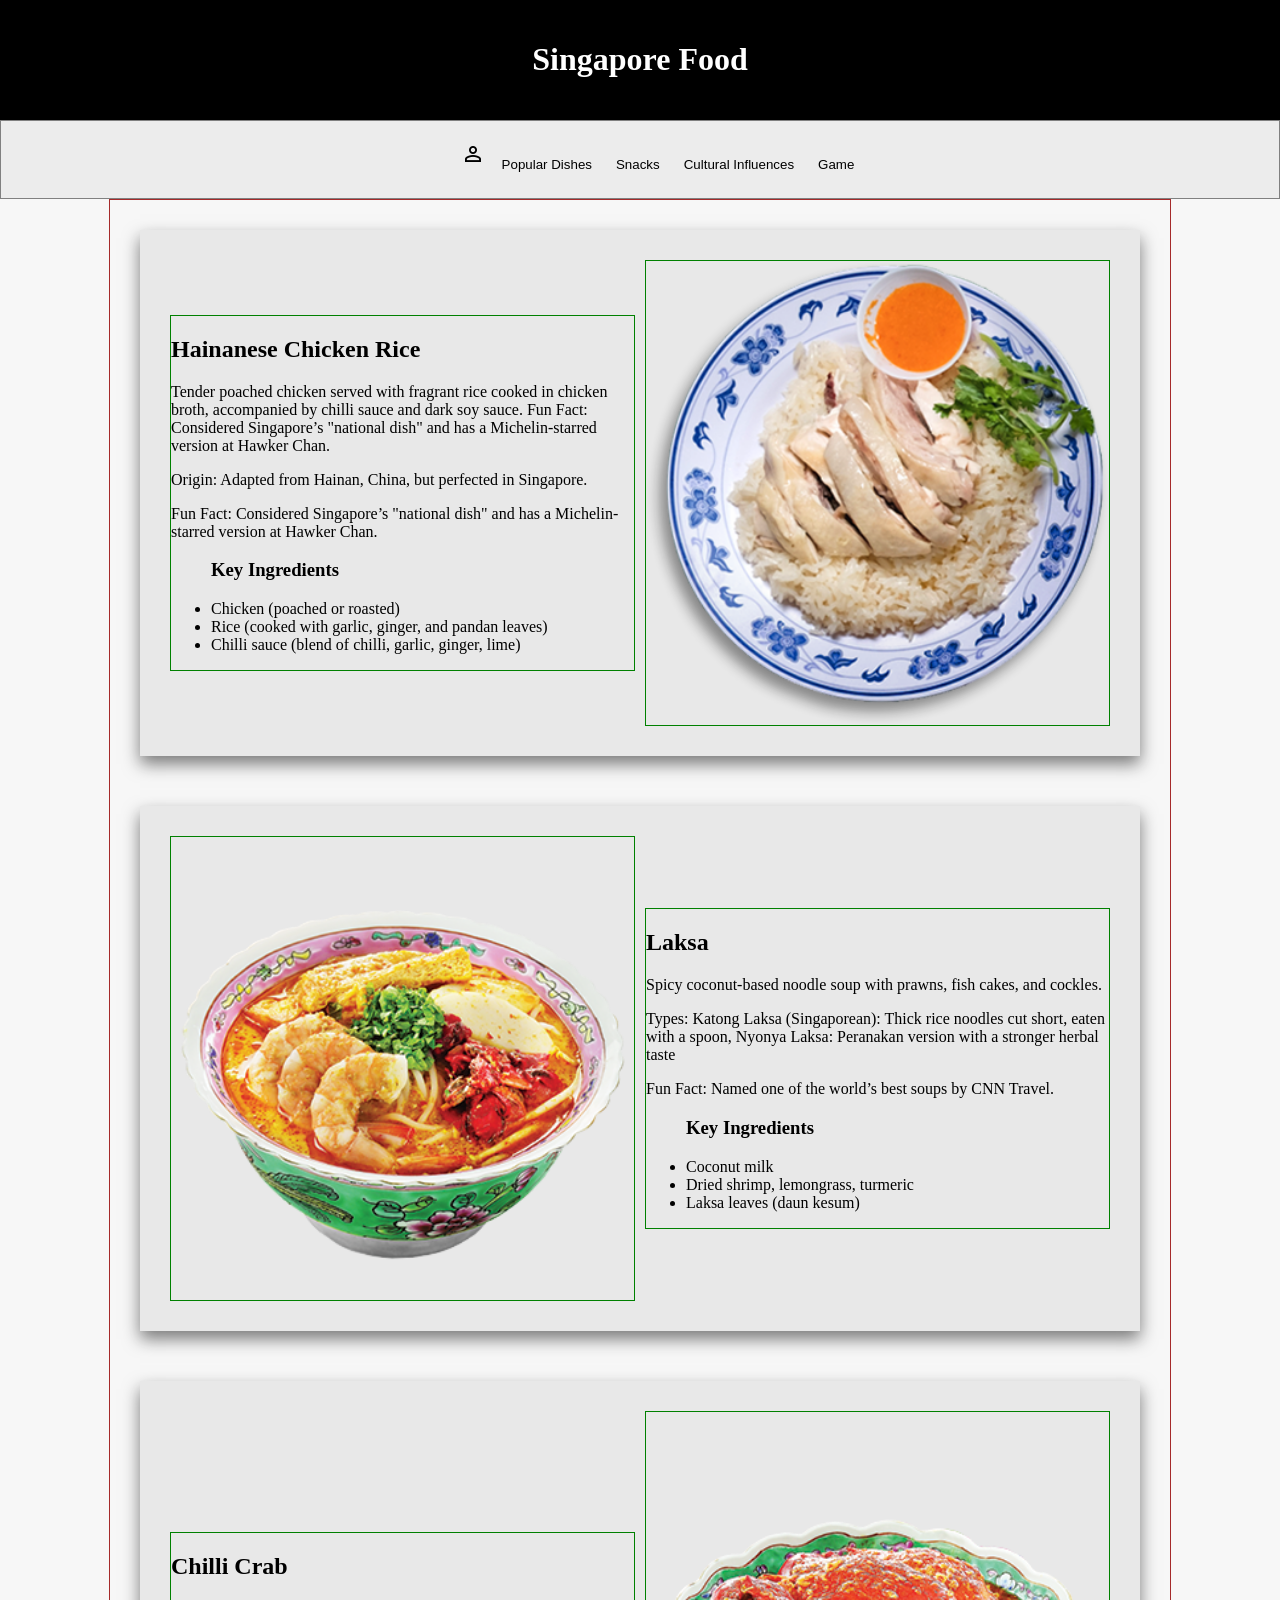
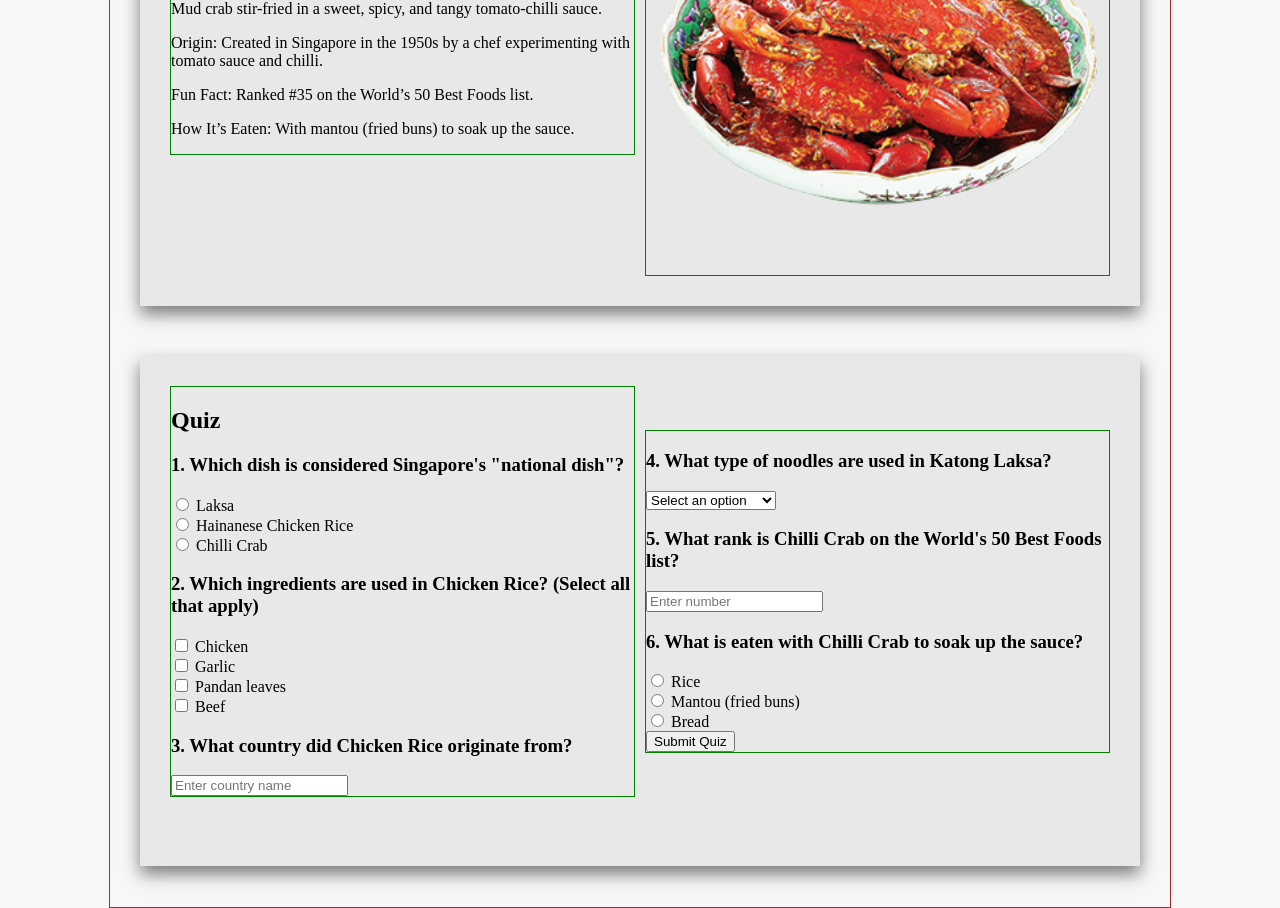
<file: index.html>
<!DOCTYPE html>
<html lang="en">

<head>
    <meta charset="UTF-8">
    <meta name="viewport" content="width=device-width, initial-scale=1.0">
    <title>Singapore Food</title>
    <script src="main.js" defer></script>
    <link rel="stylesheet" href="style.css">
</head>

<body>
    <header>
        <h1>Singapore Food</h1>
    </header>
    <nav> <!--menu system-->
        <button id="hamIcon">Open Menu</button>
        <ul>
            <li class="dropdown">
                <span class="sprite thumbs-up"></span>
                <button id="page1btn">Popular Dishes</button>
                <div class="dropdown-content">
                    <a href="#chicken">Chicken Rice</a>
                    <a href="#laksa">Laksa</a>
                    <a href="#crab">Chilli Crab</a>
                </div>
            </li>

            <li class="dropdown">
                <button id="page2btn">Snacks</button>
                <div class="dropdown-content">
                    <a href="#kaya">Kaya Toast</a>
                    <a href="#roti">Roti Prata</a>
                    <a href="#kachang">Ice Kachang</a>
                </div>
            </li>

            <li class="dropdown">
                <button id="page3btn">Cultural Influences</button>
                <div class="dropdown-content">
                    <a href="#malay">Malay Influence</a>
                    <a href="#chinese">Chinese Influence</a>
                    <a href="#indian">Indian Influence</a>
                </div>
            </li>

            <li>
                <button id="page4btn">Game</button>
            </li>
        </ul>
    </nav>

    <main id="pagecontainer">
        <div class="page" id="page1">
            <section>
                <div class="two-column">
                    <div id="chicken">
                        <h2>Hainanese Chicken Rice</h2>
                        <p>
                            Tender poached chicken served with fragrant rice cooked in chicken broth, accompanied
                            by chilli sauce and dark soy sauce.
                            Fun Fact: Considered Singapore’s "national dish" and has a Michelin-starred version at
                            Hawker Chan.
                        </p>

                        <p>Origin: Adapted from Hainan, China, but perfected in Singapore.</p>
                        <p>Fun Fact: Considered Singapore’s "national dish" and has a Michelin-starred version at Hawker
                            Chan.
                        </p>

                        <ul>
                            <h3>Key Ingredients</h3>
                            <li>Chicken (poached or roasted)</li>
                            <li>Rice (cooked with garlic, ginger, and pandan leaves)</li>
                            <li>Chilli sauce (blend of chilli, garlic, ginger, lime)</li>
                        </ul>

                    </div>

                    <img src="images/chicken_rice.png" alt="Image of Chicken Rice top down" title="Chicken Rice">
                </div>
            </section>

            <section>
                <div class="two-column">
                    <img src="images/laksa.png" alt="Image of Laksa" title="Laksa">
                    <div id="laksa">
                        <h2>Laksa</h2>
                        <p>Spicy coconut-based noodle soup with prawns, fish cakes, and cockles.</p>
                        <p>Types: Katong Laksa (Singaporean): Thick rice noodles cut short, eaten with a spoon, Nyonya
                            Laksa:
                            Peranakan version with a stronger herbal taste</p>
                        <p>Fun Fact: Named one of the world’s best soups by CNN Travel.</p>
                        <ul>
                            <h3>Key Ingredients</h3>
                            <li>Coconut milk</li>
                            <li>Dried shrimp, lemongrass, turmeric</li>
                            <li>Laksa leaves (daun kesum)</li>
                        </ul>
                    </div>
                </div>
            </section>

            <section>
                <div class="two-column">
                    <div id="crab">
                        <h2>Chilli Crab</h2>
                        <p>Mud crab stir-fried in a sweet, spicy, and tangy tomato-chilli sauce.</p>
                        <p>Origin: Created in Singapore in the 1950s by a chef experimenting with tomato sauce and
                            chilli.</p>
                        <p>Fun Fact: Ranked #35 on the World’s 50 Best Foods list.</p>
                        <p>How It’s Eaten: With mantou (fried buns) to soak up the sauce.</p>
                    </div>
                    <img src="images/chilli_crab.png" alt="Image of Chilli Crab" title="Chilli Crab">
                </div>
            </section>

            <section>
                <div class="two-column">
                    <div>
                        <h2>Quiz</h2>
                        <!-- Question 1: Radio buttons -->
                        <div class="quiz-question">
                            <h3>1. Which dish is considered Singapore's "national dish"?</h3>
                            <input type="radio" name="q1" value="Laksa"> Laksa<br>
                            <input type="radio" name="q1" value="Chicken Rice"> Hainanese Chicken Rice<br>
                            <input type="radio" name="q1" value="Chilli Crab"> Chilli Crab<br>
                        </div>

                        <!-- Question 2: Checkboxes -->
                        <div class="quiz-question">
                            <h3>2. Which ingredients are used in Chicken Rice? (Select all that apply)</h3>
                            <input type="checkbox" name="q2" value="Chicken"> Chicken<br>
                            <input type="checkbox" name="q2" value="Garlic"> Garlic<br>
                            <input type="checkbox" name="q2" value="Pandan leaves"> Pandan leaves<br>
                            <input type="checkbox" name="q2" value="Beef"> Beef<br>
                        </div>

                        <!-- Question 3: Text input -->
                        <div class="quiz-question">
                            <h3>3. What country did Chicken Rice originate from?</h3>
                            <input type="text" id="q3" placeholder="Enter country name">
                        </div>
                    </div>
                    <div>
                        <!-- Question 4: Dropdown -->
                        <div class="quiz-question">
                            <h3>4. What type of noodles are used in Katong Laksa?</h3>
                            <select id="q4">
                                <option value="">Select an option</option>
                                <option value="Thin rice noodles">Thin rice noodles</option>
                                <option value="Thick rice noodles">Thick rice noodles</option>
                                <option value="Egg noodles">Egg noodles</option>
                            </select>
                        </div>

                        <!-- Question 5: Number input -->
                        <div class="quiz-question">
                            <h3>5. What rank is Chilli Crab on the World's 50 Best Foods list?</h3>
                            <input type="number" id="q5" placeholder="Enter number">
                        </div>

                        <!-- Question 6: Radio buttons -->
                        <div class="quiz-question">
                            <h3>6. What is eaten with Chilli Crab to soak up the sauce?</h3>
                            <input type="radio" name="q6" value="Rice"> Rice<br>
                            <input type="radio" name="q6" value="Mantou"> Mantou (fried buns)<br>
                            <input type="radio" name="q6" value="Bread"> Bread<br>
                        </div>

                        <!-- Submit button -->
                        <button id="btnSubmit">Submit Quiz</button>

                        <!-- Results display -->
                        <div id="resultsBox" style="display: none;">
                            <h3>Quiz Results:</h3>
                            <p id="scoreDisplay"></p>
                        </div>
                    </div>
                </div>
            </section>
        </div>

        <div class="page" id="page2">
            <section>
                <div class="two-column">
                    <div id="kaya">
                        <h2>Kaya Toast with Soft-Boiled Eggs</h2>
                        <p>Crispy toast with kaya (coconut-jam) and butter, served with soft-boiled eggs and dark soy
                            sauce.</p>
                        <p>Origin: A breakfast staple from Hainanese immigrants.</p>
                        <p>Fun Fact: Often paired with kopi (local coffee) at chains like Ya Kun Kaya Toast.</p>
                        <ul>
                            <h3>Key Ingredients</h3>
                            <li>Kaya (made from coconut milk, eggs, pandan, sugar)</li>
                            <li>Toast (traditionally charcoal-grilled)</li>
                            <li>Chilli sauce (blend of chilli, garlic, ginger, lime)</li>
                        </ul>
                    </div>
                    <img src="images/kayatoast.png" alt="Image of Kaya Toast" title="Kaya Toast">
                </div>
            </section>

            <section>
                <div class="two-column">
                    <img src="images/roti_prata.png" alt="Image of Roti Prata top down" title="Roti Prata">

                    <div id="roti">
                        <h2>Roti Prata</h2>
                        <p>Flaky, crispy flatbread served with curry or sugar.</p>
                        <p>Origin: Indian Muslim influence; derived from South Indian paratha.</p>
                        <p>Fun Fact: Eaten for breakfast, supper, or even as a late-night snack.</p>
                        <ul>
                            <h3>Variations</h3>
                            <li>Plain Prata – Classic version.</li>
                            <li>Egg Prata – With an egg cooked inside.</li>
                            <li>Cheese Prata – Modern twist with melted cheese.</li>
                    </div>
                </div>
                </ul>
            </section>

            <section>
                <div class="two-column">
                    <div id="kachang">
                        <h2>Ice Kachang</h2>
                        <p>Shaved ice dessert with red beans, sweet corn, grass jelly, and coloured syrups, topped with
                            condensed milk.</p>
                        <ul>
                            <h3>Key Ingredients</h3>
                            <li>Shaved Ice</li>
                            <li>Attap chee (palm seeds)</li>
                            <li>Red Beans</li>
                            <li>Syrup</li>
                        </ul>
                    </div>
                    <img src="images/ice_kachang.png" alt="Image of Ice Kachang" title="Ice Kachang">
                </div>
            </section>
        </div>

        <div class="page" id="page3">
            <section>
                <div class="two-column">
                    <div id="malay">
                        <h2>Malay Influence</h2>
                        <p>Fun Fact: Traditionally served with ketupat (rice cakes).</p>
                        <ul>
                            <li>Satay: Skewered grilled meat (chicken, beef, or mutton) with peanut sauce.</li>
                            <li>Nasi Lemak: Coconut rice with fried anchovies, peanuts, egg, and sambal.</li>
                            <li>Singapore Twist: Often includes fried chicken or otah (spicy fish paste).</li>
                        </ul>
                    </div>
                    <img src="images/satay.png" alt="Image of Satay" title="Satay">
                </div>
            </section>

            <section>
                <div class="two-column">
                    <div id="chinese">
                        <h2>Chinese Influence</h2>
                        <p>Fun Fact: Hawkers use high heat for the "wok hei" (smoky flavour).</p>
                        <ul>
                            <li>Bak Kut Teh: Pork rib soup simmered with herbs like garlic and star anise.</li>
                            <li>Teochew vs. Hokkien Style: Clear broth (Teochew) vs. dark, herbal broth (Hokkien).</li>
                            <li>Char Kway Teow: Stir-fried flat rice noodles with eggs, cockles, and Chinese sausage.
                            </li>
                        </ul>
                    </div>
                    <img src="images/char_kway_teow.png" alt="Image of Char Kway Teow" title="Char Kway Teow">
                </div>
            </section>

            <section>
                <div class="two-column">
                    <div id="indian">
                        <h2>Indian Influence</h2>
                        <p>Origin: Created by Indian chefs for Chinese customers who enjoyed fish head dishes.</p>
                        <ul>
                            <li>Fish Head Curry: Spicy curry with a whole fish head, vegetables, and tamarind.</li>
                            <li>Murtabak: Stuffed pancake with minced meat, eggs, and onions.</li>
                        </ul>
                    </div>
                    <img src="images/fish_head_curry.png" alt="Image of Fish Head Curry" title="Fish Head Curry">
                </div>
            </section>
        </div>

        <!-- Game -->
        <div class="page" id="page4">
            <section>
                <h2>Kaya Toast Ingredient Game</h2>
                <p>Click the correct ingredients for Kaya Toast! Avoid the wrong ones!</p>

                <div id="game-container">

                    <div id="game-result">
                        <h3 id="result-text"></h3>
                        <button id="play-again">Play Again</button>
                    </div>
                    
                    <div id="game-info">
                        <span>Score: <span id="score">0</span></span>
                        <span>Time: <span id="timer">30</span>s</span>
                        <button id="start-game">Start Game</button>
                        <button id="reset-game">Reset Game</button>
                    </div>

                    <div id="game-area">
                        <div id="game-message">Click Start Game to begin!</div>
                    </div>
                </div>
            </section>
    </main>
</body>

</html>
</file>
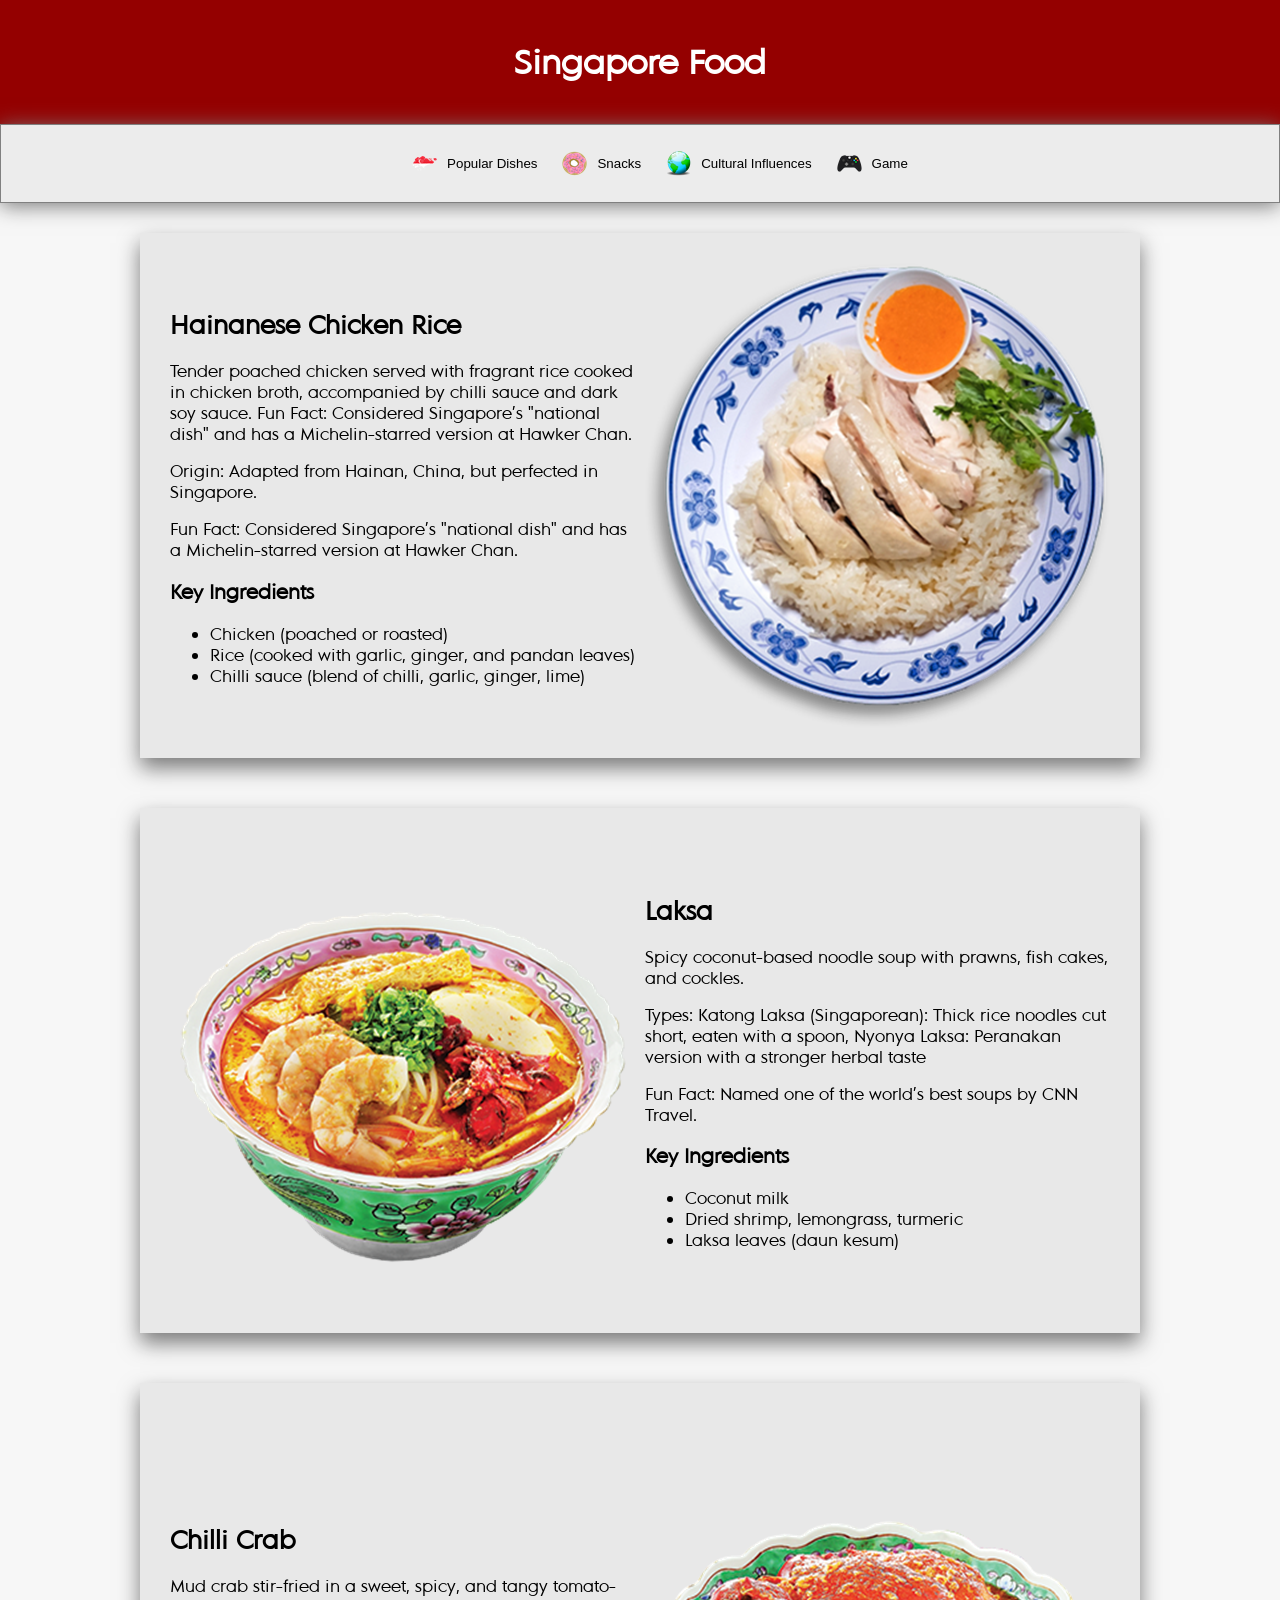
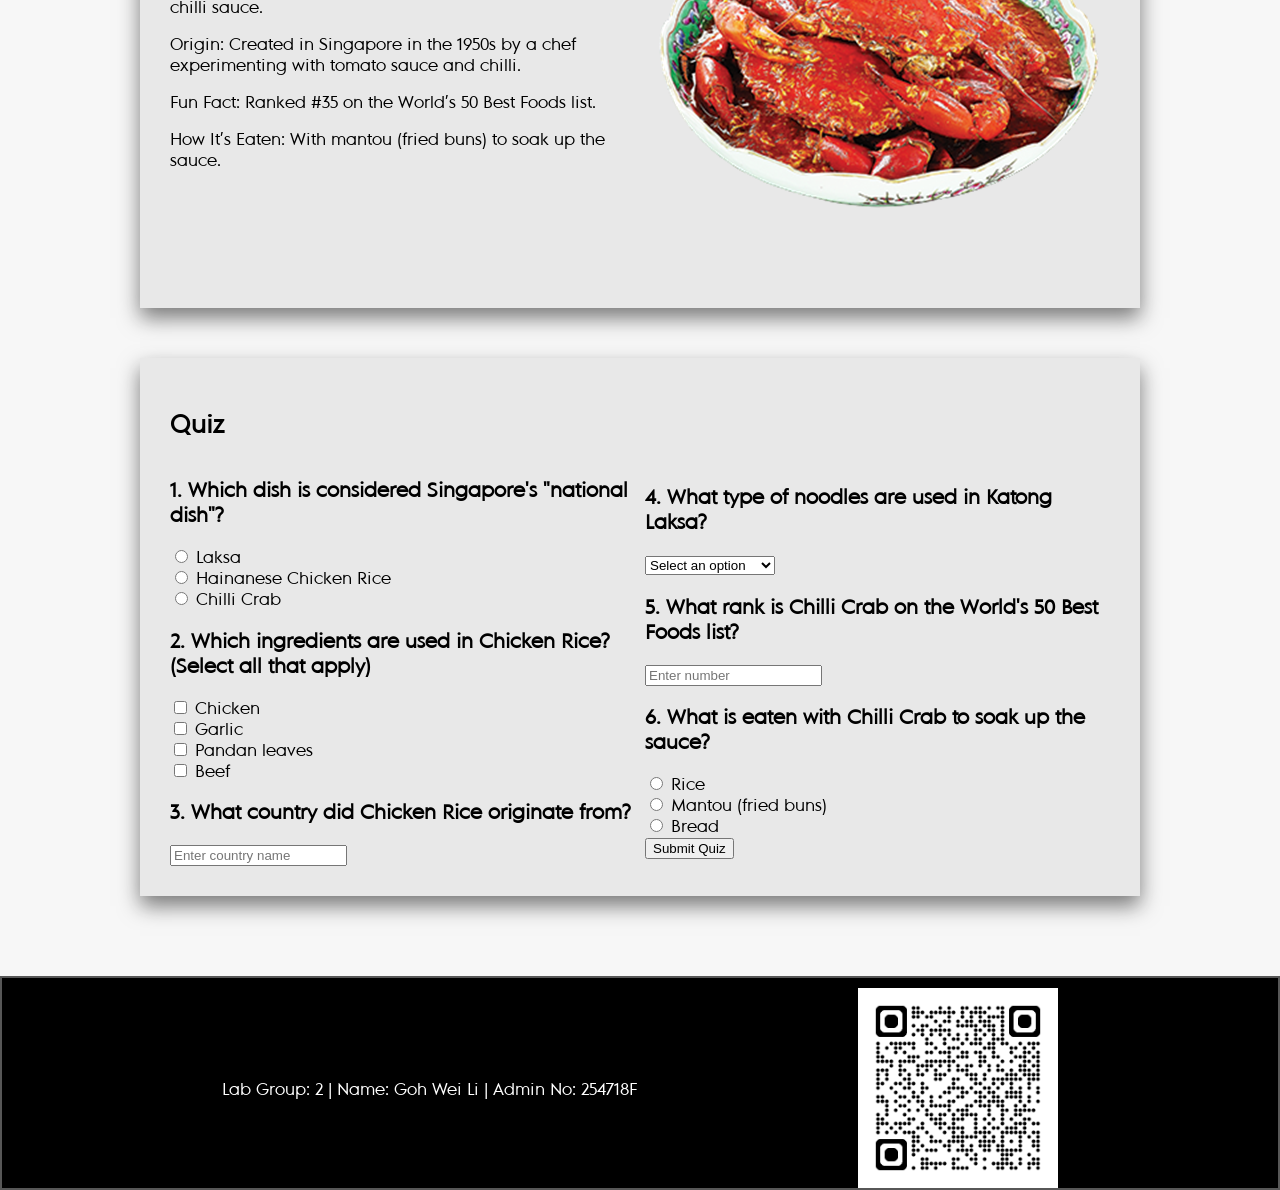
<file: webdevA2/index.html>
<!DOCTYPE html>
<html lang="en">

<head>
    <meta charset="UTF-8">
    <meta name="viewport" content="width=device-width,initial-scale=1.0,maximum-scale=1,user-scalable=no">
    <meta name="mobile-web-app-capable" content="yes">
    <meta name="apple-mobile-web-app-capable" content="yes">

    <link rel="manifest" href="manifest.json">
    <link rel="icon" type="image/png" href="images/icon.png">

    <title>Singapore Food</title>
    <script src="main.js" defer></script>
    <link rel="stylesheet" href="style.css">
</head>

<body>

    <header id="headerColor">
        <div id="hamContainer">
            <!-- Unicode for hamburger menu -->
            <button id="hamIcon">☰</button>
        </div>
        <h1>Singapore Food</h1>
    </header>

    <!--menu system-->
    <nav>
        <ul>
            <li>
                <button id="page1btn">
                    <span id="popularDishesIcon"></span>
                    Popular Dishes
                </button>
                <div class="dropdown-content">
                    <a href="#chicken">Chicken Rice</a>
                    <a href="#laksa">Laksa</a>
                    <a href="#crab">Chilli Crab</a>
                </div>

            </li>

            <li>
                <button id="page2btn">
                    <span id="snacksIcon"></span>
                    Snacks
                </button>
                <div class="dropdown-content">
                    <a href="#kaya">Kaya Toast</a>
                    <a href="#roti">Roti Prata</a>
                    <a href="#kachang">Ice Kachang</a>
                </div>
            </li>

            <li>
                <button id="page3btn">
                    <span id="cultureIcon"></span>
                    Cultural Influences
                </button>
                <div class="dropdown-content">
                    <a href="#malay">Malay Influence</a>
                    <a href="#chinese">Chinese Influence</a>
                    <a href="#indian">Indian Influence</a>
                </div>
            </li>

            <li>
                <button id="page4btn">
                    <span id="gameIcon"></span>
                    Game
                </button>
            </li>
        </ul>
    </nav>

    <main id="pagecontainer">
        <div class="page" id="page1">
            <!-- Chicken Rice -->
            <section>
                <div class="two-column">
                    <div id="chicken">
                        <h2>Hainanese Chicken Rice</h2>
                        <p>
                            Tender poached chicken served with fragrant rice cooked in chicken broth, accompanied
                            by chilli sauce and dark soy sauce.
                            Fun Fact: Considered Singapore’s "national dish" and has a Michelin-starred version at
                            Hawker Chan.
                        </p>

                        <p>Origin: Adapted from Hainan, China, but perfected in Singapore.</p>
                        <p>Fun Fact: Considered Singapore’s "national dish" and has a Michelin-starred version at Hawker
                            Chan.
                        </p>

                        <h3>Key Ingredients</h3>
                        <ul>
                            <li>Chicken (poached or roasted)</li>
                            <li>Rice (cooked with garlic, ginger, and pandan leaves)</li>
                            <li>Chilli sauce (blend of chilli, garlic, ginger, lime)</li>
                        </ul>

                    </div>

                    <img src="images/chicken_rice.png" alt="Image of Chicken Rice top down" title="Chicken Rice">
                </div>
            </section>

            <!-- Laksa -->
            <section>
                <div class="two-column">
                    <img src="images/laksa.png" alt="Image of Laksa" title="Laksa">
                    <div id="laksa">
                        <h2>Laksa</h2>
                        <p>Spicy coconut-based noodle soup with prawns, fish cakes, and cockles.</p>
                        <p>Types: Katong Laksa (Singaporean): Thick rice noodles cut short, eaten with a spoon, Nyonya
                            Laksa:
                            Peranakan version with a stronger herbal taste</p>
                        <p>Fun Fact: Named one of the world’s best soups by CNN Travel.</p>
                        <h3>Key Ingredients</h3>
                        <ul>
                            <li>Coconut milk</li>
                            <li>Dried shrimp, lemongrass, turmeric</li>
                            <li>Laksa leaves (daun kesum)</li>
                        </ul>
                    </div>
                </div>
            </section>

            <!-- Chilli Crab -->
            <section>
                <div class="two-column">
                    <div id="crab">
                        <h2>Chilli Crab</h2>
                        <p>Mud crab stir-fried in a sweet, spicy, and tangy tomato-chilli sauce.</p>
                        <p>Origin: Created in Singapore in the 1950s by a chef experimenting with tomato sauce and
                            chilli.</p>
                        <p>Fun Fact: Ranked #35 on the World’s 50 Best Foods list.</p>
                        <p>How It’s Eaten: With mantou (fried buns) to soak up the sauce.</p>
                    </div>
                    <img src="images/chilli_crab.png" alt="Image of Chilli Crab" title="Chilli Crab">
                </div>
            </section>

            <!-- Quiz -->
            <section>
                <h2>Quiz</h2>
                <div class="two-column">
                    <div>
                        <!-- Question 1: Radio buttons -->
                        <div>
                            <h3>1. Which dish is considered Singapore's "national dish"?</h3>
                            <input type="radio" name="q1">
                            <label>Laksa</label><br>
                            <input type="radio" name="q1" id="q1-chicken-rice">
                            <label>Hainanese Chicken Rice</label><br>
                            <input type="radio" name="q1">
                            <label>Chilli Crab</label><br>
                        </div>

                        <!-- Question 2: Checkboxes -->
                        <div>
                            <h3>2. Which ingredients are used in Chicken Rice? (Select all that apply)</h3>
                            <input type="checkbox" id="q2-chicken">
                            <label>Chicken</label><br>
                            <input type="checkbox" id="q2-garlic">
                            <label>Garlic</label><br>
                            <input type="checkbox" id="q2-pandan">
                            <label>Pandan leaves</label><br>
                            <input type="checkbox" id="q2-beef">
                            <label>Beef</label><br>
                        </div>

                        <!-- Question 3: Text input -->
                        <div>
                            <h3>3. What country did Chicken Rice originate from?</h3>
                            <input type="text" id="q3" placeholder="Enter country name">
                        </div>
                    </div>
                    <div>
                        <!-- Question 4: Dropdown -->
                        <div>
                            <h3>4. What type of noodles are used in Katong Laksa?</h3>
                            <select id="q4">
                                <option>Select an option</option>
                                <option>Thin rice noodles</option>
                                <option>Thick rice noodles</option>
                                <option>Egg noodles</option>
                            </select>
                        </div>

                        <!-- Question 5: Number input -->
                        <div>
                            <h3>5. What rank is Chilli Crab on the World's 50 Best Foods list?</h3>
                            <input id="q5" placeholder="Enter number">
                        </div>

                        <!-- Question 6: Radio buttons -->
                        <div>
                            <h3>6. What is eaten with Chilli Crab to soak up the sauce?</h3>
                            <input type="radio" name="q6">
                            <label>Rice</label><br>
                            <input type="radio" name="q6" id="q6-mantou">
                            <label>Mantou (fried buns)</label><br>
                            <input type="radio" name="q6">
                            <label>Bread</label><br>
                        </div>

                        <!-- Submit button -->
                        <button id="btnSubmit">Submit Quiz</button>
                    </div>
                </div>

                <!-- Results display -->
                <div id="resultsBox">
                    <h3>Quiz Results:</h3>
                    <p id="scoreDisplay"></p>
                </div>
            </section>
        </div>

        <div class="page" id="page2">
            <!-- Kaya Toast -->
            <section>
                <div class="two-column">
                    <div id="kaya">
                        <h2>Kaya Toast with Soft-Boiled Eggs</h2>
                        <p>Crispy toast with kaya (coconut-jam) and butter, served with soft-boiled eggs and dark soy
                            sauce.</p>
                        <p>Origin: A breakfast staple from Hainanese immigrants.</p>
                        <p>Fun Fact: Often paired with kopi (local coffee) at chains like Ya Kun Kaya Toast.</p>
                        <h3>Key Ingredients</h3>
                        <ul>
                            <li>Kaya (made from coconut milk, eggs, pandan, sugar)</li>
                            <li>Toast (traditionally charcoal-grilled)</li>
                            <li>Chilli sauce (blend of chilli, garlic, ginger, lime)</li>
                        </ul>
                    </div>
                    <img src="images/kayatoast.png" alt="Image of Kaya Toast" title="Kaya Toast">
                </div>
            </section>

            <!-- Roti Prata -->
            <section>
                <div class="two-column">
                    <img src="images/roti_prata.png" alt="Image of Roti Prata top down" title="Roti Prata">
                    <div id="roti">
                        <h2>Roti Prata</h2>
                        <p>Flaky, crispy flatbread served with curry or sugar.</p>
                        <p>Origin: Indian Muslim influence; derived from South Indian paratha.</p>
                        <p>Fun Fact: Eaten for breakfast, supper, or even as a late-night snack.</p>
                        <h3>Variations</h3>
                        <ul>
                            <li>Plain Prata – Classic version.</li>
                            <li>Egg Prata – With an egg cooked inside.</li>
                            <li>Cheese Prata – Modern twist with melted cheese.</li>
                        </ul>
                    </div>
                </div>
            </section>

            <!-- Ice Kachang -->
            <section>
                <div class="two-column">
                    <div id="kachang">
                        <h2>Ice Kachang</h2>
                        <p>Shaved ice dessert with red beans, sweet corn, grass jelly, and coloured syrups, topped with
                            condensed milk.</p>
                        <h3>Key Ingredients</h3>
                        <ul>
                            <li>Shaved Ice</li>
                            <li>Attap chee (palm seeds)</li>
                            <li>Red Beans</li>
                            <li>Syrup</li>
                        </ul>
                    </div>
                    <img src="images/ice_kachang.png" alt="Image of Ice Kachang" title="Ice Kachang">
                </div>
            </section>
        </div>

        <div class="page" id="page3">
            <!-- Malay Food -->
            <section>
                <div class="two-column">
                    <div id="malay">
                        <h2>Malay Influence</h2>
                        <p>Fun Fact: Traditionally served with ketupat (rice cakes).</p>
                        <ul>
                            <li>Satay: Skewered grilled meat (chicken, beef, or mutton) with peanut sauce.</li>
                            <li>Nasi Lemak: Coconut rice with fried anchovies, peanuts, egg, and sambal.</li>
                            <li>Singapore Twist: Often includes fried chicken or otah (spicy fish paste).</li>
                        </ul>
                    </div>
                    <img src="images/malay_food.jpg" alt="Image of Satay" title="Satay">
                </div>
            </section>

            <!-- Chinese Food -->
            <section>
                <div class="two-column">
                    <div id="chinese">
                        <h2>Chinese Influence</h2>
                        <p>Fun Fact: Hawkers use high heat for the "wok hei" (smoky flavour).</p>
                        <ul>
                            <li>Bak Kut Teh: Pork rib soup simmered with herbs like garlic and star anise.</li>
                            <li>Teochew vs. Hokkien Style: Clear broth (Teochew) vs. dark, herbal broth (Hokkien).</li>
                            <li>Char Kway Teow: Stir-fried flat rice noodles with eggs, cockles, and Chinese sausage.
                            </li>
                        </ul>
                    </div>
                    <img src="images/char_kway_teow.png" alt="Image of Char Kway Teow" title="Char Kway Teow">
                </div>
            </section>

            <!-- Indian Food -->
            <section>
                <div class="two-column">
                    <div id="indian">
                        <h2>Indian Influence</h2>
                        <p>Origin: Created by Indian chefs for Chinese customers who enjoyed fish head dishes.</p>
                        <ul>
                            <li>Fish Head Curry: Spicy curry with a whole fish head, vegetables, and tamarind.</li>
                            <li>Murtabak: Stuffed pancake with minced meat, eggs, and onions.</li>
                        </ul>
                    </div>
                    <img src="images/fish_head_curry.png" alt="Image of Fish Head Curry" title="Fish Head Curry">
                </div>
            </section>
        </div>

        <!-- Game -->
        <div class="page" id="page4">
            <section>
                <h2>Kaya Toast Ingredient Game</h2>
                <p>Click the correct ingredients for Kaya Toast! Avoid the wrong ones!</p>

                <div id="game-container">

                    <div id="game-result">
                        <h3 id="result-text">-</h3>
                    </div>

                    <div id="game-info">

                        <span>Score:
                            <span id="score">0</span>
                        </span>

                        <span>Lives:
                            <span id="lives">5</span>
                        </span>

                        <span>Time:
                            <span id="timer">30</span>s
                        </span>

                        <button id="start-game">Start Game</button>
                        <button id="reset-game">Reset Game</button>
                    </div>

                    <div id="game-area">
                        <div id="game-message">Click Start Game to begin!</div>
                    </div>
                </div>
            </section>
        </div>
    </main>

    <footer id="two-column">
        <p>Lab Group: 2 | Name: Goh Wei Li | Admin No: 254718F</p>
        <img id="qrCode" src="images/qrCode.png" alt="QR Code">
    </footer>
</body>

</html>
</file>
<file: style.css>
main{
    display: flex;

    /* center */
    justify-content: center;
}

body{
    background-color: #f7f7f7;

    /* header wont have gap */
    margin: 0;
    padding: 0;
}

header{
    background-color: #000000;
    color: white;

    display: flex;
    justify-content: center;
}

header h1{
    padding: 20px;
}

body nav{
    background-color: #ececec;

    /* adding border somehows fix the weird gap */
    border: solid 1px gray; 
}

.page {
    border: 1px solid brown;
    width: 1000px;
    padding: 30px;
}

.page section {
    background: #e8e8e8;
    min-height: 20%;
    padding: 30px;
    margin-bottom: 50px; /* Add this line */

    box-shadow: 0px 8px 16px 0px rgb(122, 122, 122);
}

nav ul li {
    display: inline;
}

nav{
    text-align: center;
}

nav button {
    background: none;
    border: none;
    padding: 10px;

    /* make it show clickable cursor */
    cursor: pointer;
}

nav button:hover {
   background-color: #6f6f6f;
}

/*CSS for responsive menu*/
#hamIcon {
    display: none;
}

/*to unhide menu items*/
.menuShow {
    display: block;
}

.two-column{
    display: flex;
    justify-content: center;
    align-items: center;
    gap: 10px;
}

/* responsive image */
img {
    max-width: 100%;
    width: 100%;
    height: auto;
}

.two-column > div,
.two-column > img {
    border: solid 1px green;
    flex: 1; /* Both text and image take equal space */
}

/* drop menu */
.dropdown {
  position: relative;
  display: inline-block;
}

.dropdown-content {
  position: absolute;
  background-color: #f1f1f1;
  min-width: 150px;
  box-shadow: 0px 8px 16px 0px rgb(122, 122, 122);
  z-index: 1;

  /* transition */
  opacity: 0;
  visibility: hidden;
  transition: opacity 0.3s ease, visibility 0.3s ease;
}

.dropdown-content a {
  color: black;
  padding: 10px;
  text-decoration: none;

  /* make it appear */
  display: block;
}

/* Change color of dropdown links on hover */
.dropdown-content a:hover {background-color: #ddd;}

/* Show the dropdown menu on hover */
.dropdown:hover .dropdown-content {
    opacity: 1;
    visibility: visible;
    display: block;
}

/* css sprite */

.sprite {
    display: inline-block;
    background: url('images/cssSpriteSheet.png') no-repeat;
    width: 32px;
    height: 32px;

    animation: rotate 2s linear infinite;
}

@keyframes rotate {
    from {
        transform: rotate(0deg);
    }
    to {
        transform: rotate(360deg);
    }
}

/* Thumbs up position */
.thumbs-up {
    background-position: 0 0;
}

/* Thumbs down position */
.thumbs-down {
    background-position: -32px 0;
}

@media (max-width:800px) {

    /*make a menu items vertical*/
    nav ul li {
        display: block;
    }

    /* unhide menu icon */
    #hamIcon {
        display: block;
    }

    /*hide the menu item list*/
    nav ul {
        display: none;
    }

    .page {
        width: 100%;
        padding: 0px;
    }

    .two-column{
        flex-direction: column;
    }

    .two-column img{
        width: 50%;
    }

    /* text size */
    
    h1 {
        font-size: 2em;
    }
    
    h2 {
        font-size: 1.8em;
    }
    
    h3 {
        font-size: 1.6em;
    }
    
    p, ul > * {
        font-size: 1.4em;
    }
    
    nav button {
        font-size: 1.3em;
        padding: 15px 20px;
    }
}

/* GAME */

#game-container {
    max-width: 600px;
    border: 1px solid purple;
}

#game-info {
    display: flex;
    justify-content: space-between;
    align-items: center;
    font-weight: bold;

    border: 1px solid green;
}

#game-area {
    height: 300px;
    border: 1px solid #333;
    position: relative;
    background-color: white;

    border: 1px solid orangered;
}

#game-message {
    position: absolute;
    top: 50%;
    left: 50%;
    transform: translate(-50%, -50%);
    text-align: center;

    border: 1px solid pink;
}

.ingredient {
    position: absolute;
    width: 80px;
    height: 80px;

    /* to make it circle */
    border-radius: 50%;
    
    display: flex;
    align-items: center;
    justify-content: center;

    font-weight: bold;

    cursor: pointer;
    text-align: center;
    color: white;
    
    background-color: orange;
}

.ingredient:hover {
    transform: scale(1.1);
}

#game-result {
    /* display: none; */
    border: 1px solid orange;
}

#play-again {
    cursor: pointer;

    border-radius: 5px;
}

#play-again:hover {
    background-color: #45a049;
}
</file>
<file: webdevA2/style.css>
/* BASE STYLES */

body {
    font-family: 'MDGroteskRegular', sans-serif;
    background-color: #f7f7f7;

    /* header wont have gap */
    margin: 0;
    padding: 0;
    min-height: 100vh;
}

img {
    /* responsive image */
    width: 100%;
}

/* FONT */

@font-face {
    font-family: 'MDGroteskRegular';
    src: url('fonts/MDGroteskRegular.woff') format('woff');
}

/* LAYOUT */

main {
    display: flex;
    justify-content: center;
}

.page {
    width: 1000px;
    padding: 30px;
}

.two-column {
    display: flex;
    justify-content: center;
    align-items: center;
    gap: 10px;
}

.two-column>* {
    /* Both left and right section take equal space */
    flex: 1;
}

/* HEADER */

header {
    background-color: #940000;
    color: white;

    display: flex;
    justify-content: center;

    transition: background-color 0.75s ease;
}

header.orange {
    background-color: #b67600;
}

header.blue {
    background-color: #00007e;
}

header.purple {
    background-color: #800080;
}

header.red {
    background-color: #940000;
}

header h1 {
    padding: 20px;
}

/* NAVIGATION */

nav {
    background-color: #ececec;
    text-align: center;

    /* adding border somehows fix the weird gap */
    border: solid 1px gray;

    /* Box shadow = offset-x, offset-y, blur-radius, spread radius, color */
    box-shadow: 0px 3px 20px #7a7a7a;
}

nav ul li {
    /* drop menu */
    position: relative;
    display: inline-block;
}

nav button {
    width: 100%;
    background: none;
    border: none;
    padding: 10px;

    /* make it show clickable cursor */
    cursor: pointer;

    /* To make the icon and text side by side */
    display: flex;
    align-items: center;
    gap: 10px;
}

nav button:hover {
    background-color: #cfcfcf;
}

/* HAMBURGER MENU */

#hamIcon {
    background: none;
    border: none;
    color: white;
    font-size: 1.5em;
    padding: 30px;
    cursor: pointer;
    background-color: green;
    height: 100%;
    display: none;
}

#hamIcon:hover {
    background-color: #006800;
}

nav ul #hamIcon {
    display: none;
    font-size: 1em;
    cursor: pointer;
}

.menuShow {
    /*to unhide menu items*/
    display: block;
}

/* DROPDOWN MENU */

.dropdown-content {
    position: absolute;
    background-color: #f1f1f1;
    min-width: 150px;
    box-shadow: 0px 3px 20px #7a7a7a;
    z-index: 1;

    /* since height is 0, the text will overflow */
    overflow: hidden;

    /* transition */
    height: 0;
    transition: height 0.3s ease;
}

.dropdown-content a {
    color: black;
    padding: 10px;
    text-decoration: none;

    display: block;
}

.dropdown-content a:hover {
    background-color: #ddd;
}

nav ul li:hover .dropdown-content {
    /* Show the dropdown menu on hover */
    height: 125px;
    display: block;
}

/* MAIN CONTENT AND SECTIONS */

.page section {
    background: #e8e8e8;
    padding: 30px;

    /* Add a gap at the bottom of the section */
    margin-bottom: 50px;

    box-shadow: 0px 10px 20px #7a7a7a;
}

/* QUIZ */

#resultsBox {
    display: none;
    text-align: center;
}

/* SPRITES */

#popularDishesIcon,
#snacksIcon,
#cultureIcon,
#gameIcon {
    width: 25px;
    height: 25px;
    background-image: url('images/sprite_sheet.png');
}

#popularDishesIcon {
    background-position: 0px 0px;
}

#snacksIcon {
    background-position: 0px -25px;
}

#cultureIcon {
    background-position: -25px -25px;
}

#gameIcon {
    background-position: -25px 0px;
}

/* GAME */

#game-info {
    display: flex;
    justify-content: space-between;
    align-items: center;
    font-weight: bold;
}

#game-area {
    position: relative;

    border: 2px solid #333;
    background-color: white;

    height: 500px;
}

#game-message {
    display: flex;
    justify-content: center;
    align-items: center;

    height: 100%;
}

@keyframes ingredientAnimation {
    0% {
        rotate: 0deg;
    }

    20% {
        rotate: 72deg;
    }

    40% {
        rotate: 144deg;
    }

    60% {
        rotate: 216deg;
    }

    80% {
        rotate: 288deg;
    }

    100% {
        rotate: 360deg;
    }
}

.ingredient {
    position: absolute;
    width: 100px;
    height: 100px;

    cursor: pointer;

    /* linear = constant speed */
    /* infinite = keeps looping */
    animation: ingredientAnimation 2s linear infinite;

    transition: all 0.2s ease;
}

.ingredient:hover {
    width: 110px;
    height: 110px;
}

#game-result {
    display: none;
    text-align: center;
}

#reset-game {
    display: none;
}

/* FOOTER */

footer {
    background-color: black;
    text-align: center;

    background: #000;
    color: white;
    padding-top: 10px;

    border: 2px solid #575757;

    display: flex;
    align-items: center;
    justify-content: space-evenly;
}

footer p {
    color: white;
}

#qrCode {
    display: block;
    width: 200px;
}

/* TABLET */

@media (max-width:800px) {

    /* Header */

    header {
        justify-content: left;
    }

    /* Navigation mobile (hamburger) */

    #hamIcon {
        display: block;
    }

    nav ul {
        height: 0px;

        /* since height is 0, the text will overflow, 
        overflow: hidden will prevent that */
        overflow: hidden;
        
        /* hide buttons */
        margin: 0;
        padding: 0;
        transition: height 0.3s ease-in-out;
    }

    nav ul.menuShow {
        /* Hamburger Menu Transition */
        height: 260px;
    }

    nav ul li {
        display: flex;
    }

    nav ul li:hover .dropdown-content {
        /* Dont show the dropdown menu on hover */
        display: none;
    }

    nav button {
        font-size: 1.3em;
        padding: 15px 20px;
    }

    /* Layout for tablet */

    .page {
        width: 100%;
        padding: 0px;
    }

    .two-column {
        flex-direction: column;
    }

    .two-column img {
        width: 50%;
    }

    /* Text size for tablet */
    h2 {
        font-size: 2.0em;
    }

    h3 {
        font-size: 1.6em;
    }

    p,
    ul,
    label,
    option,
    select,
    input,
    span,
    button {
        font-size: 1.4em;
    }

    /* GAME */
    #game-container {
        max-width: 100%;
    }

    /* FOOTER */
    #qrCode {
        display: none;
        border: 5px solid orange;
    }

}
</file>
